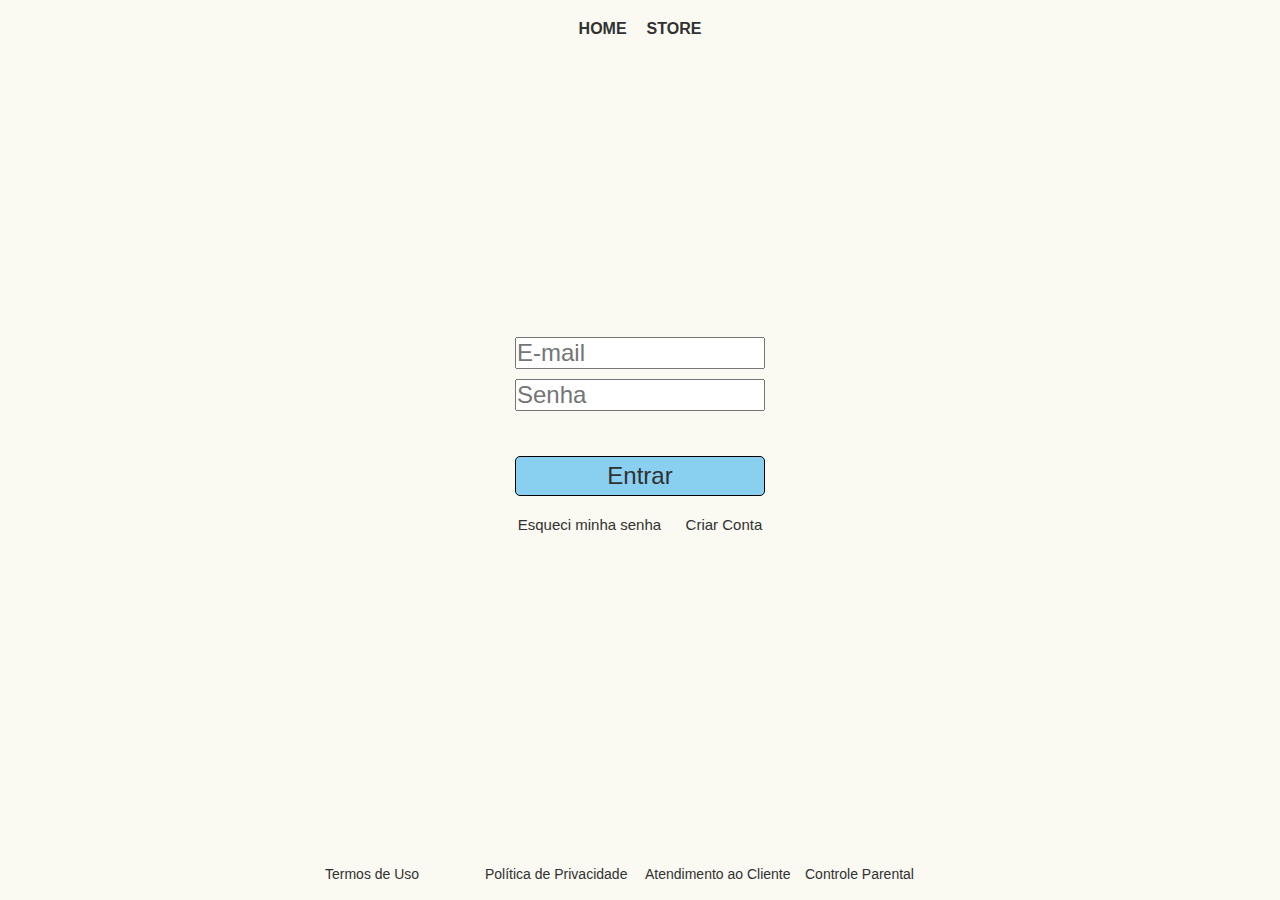
<file: pag/login.html>
<!DOCTYPE html>
<html lang="pt-br">
<head>
    <meta charset="UTF-8">
    <meta name="viewport" content="width=device-width, initial-scale=1.0">
    <title>LOG IN</title>
    <link rel="shortcut icon" href="../midia/elden-ring-favicon.png" type="image/x-icon">
    <link rel="stylesheet" href="../estilo/normalize.css">
    <link rel="stylesheet" href="../estilo/login/login.css">
</head>
<body>
    <div id="container">
        <header>
            <ul>
                <li><a href="../index.html">HOME</a></li>
                <li><a href="loja.html">STORE</a></li>
            </ul>
        </header>
        <main>
            <form action="">
                <div id="email">
                    <p>
                        <input type="email" name="email" id="email" placeholder="E-mail" required>
                    </p>
                </div>
                <div id="senha">
                    <p>
                        <input type="password" name="senha" id="senha" placeholder="Senha" required min="8">
                    </p>
                </div>
                <div id="btnEntrar">
                    <p>
                        <input type="submit" value="Entrar">
                    </p>
                </div>
                <div id="aside">
                    <p>
                        <a href="#">Esqueci minha senha</a>
                        <a href="#">Criar Conta</a>
                    </p>
                </div>
            </form>
        </main>
        <footer>
            <ul>
                <li><a href="#">Termos de Uso</a></li> 
                <li><a href="#">Política de Privacidade</a></li> 
                <li><a href="#">Atendimento ao Cliente</a></li> 
                <li><a href="#">Controle Parental</a></li>
            </ul>
        </footer>
    </div>
</body>
</html>
</file>
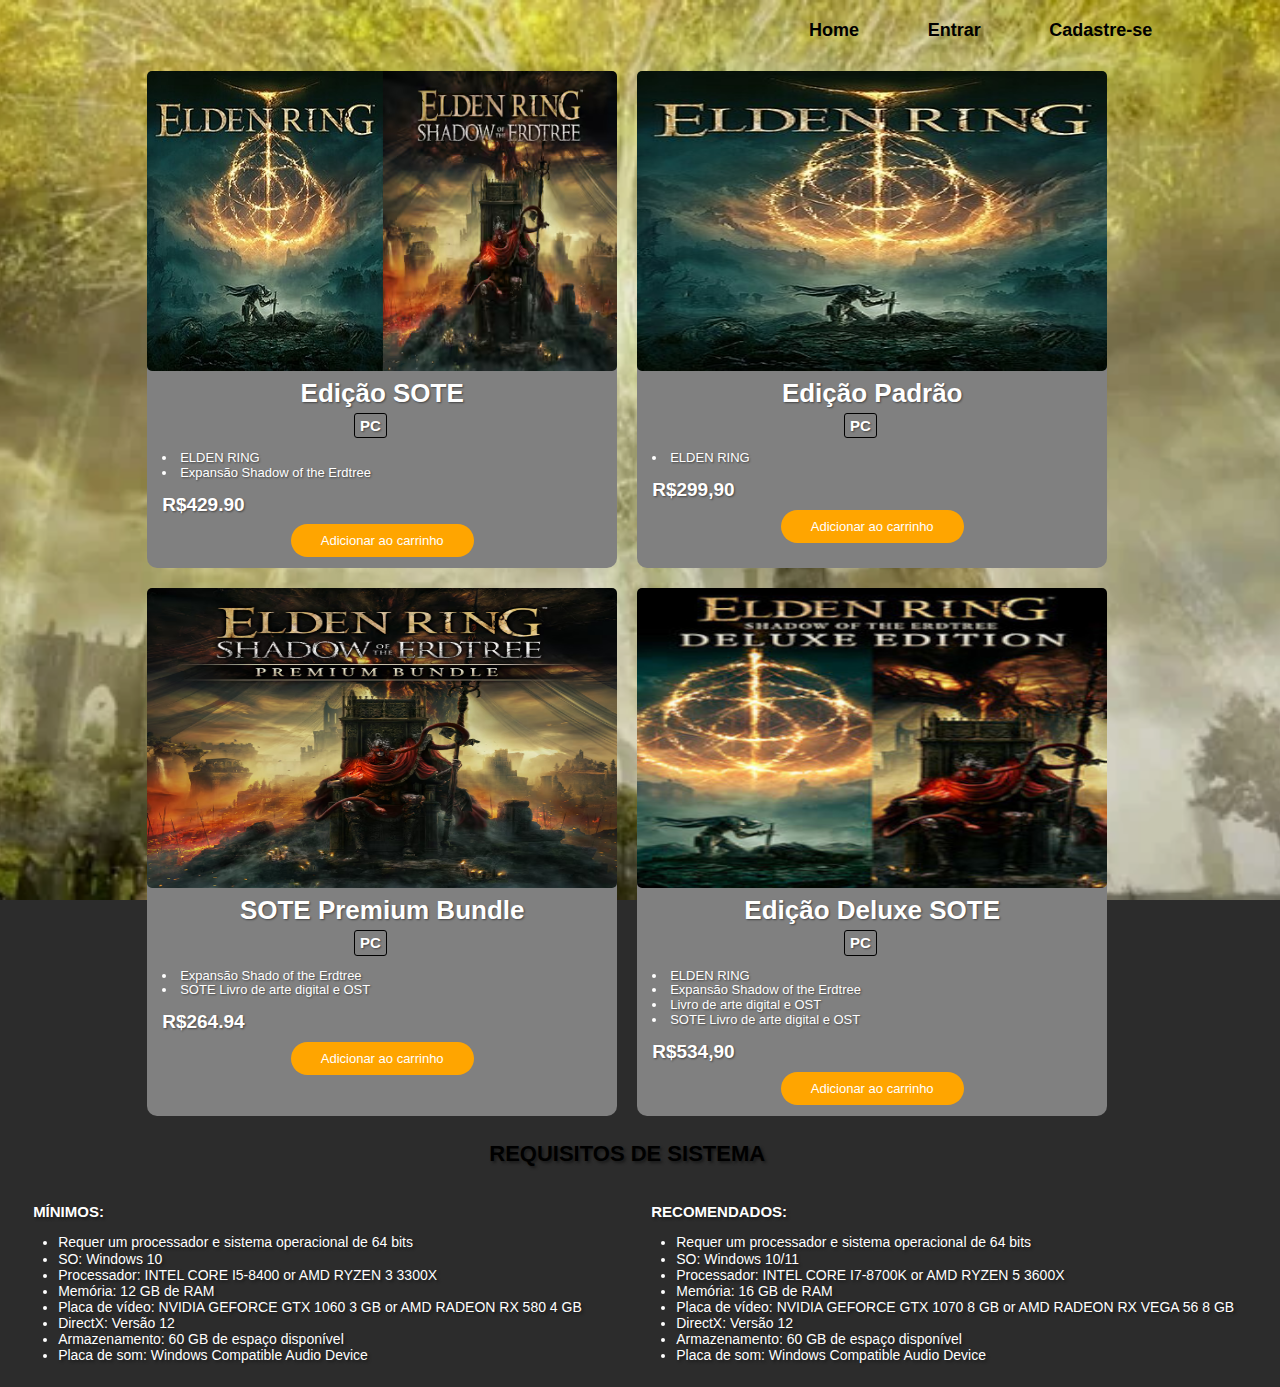
<file: pag/loja.html>
<!DOCTYPE html>
<html lang="pt-br">
  <head>
    <meta charset="UTF-8" />
    <meta name="viewport" content="width=device-width, initial-scale=1.0" />
    <title>Store</title>
    <link rel="shortcut icon" href="../midia/elden-ring-favicon.png" type="image/x-icon">
    <link rel="stylesheet" href="../estilo/normalize.css" />
    <link rel="stylesheet" href="../estilo/loja/loja.css" />
    <link rel="stylesheet" href="../estilo/loja/media-query.css" />
  </head>
  <body>
    <header>
      <nav>
        <a href="../index.html">Home</a>
        <a href="login.html">Entrar</a>
        <a href="#">Cadastre-se</a>
      </nav>
    </header>
    <main>
      <div id="container">
        <div class="produto">
          <img
            src="../midia/loja/logo-base.png"
            alt="capa jogo mais expansão"
          />
          <h1>Edição SOTE</h1>
          <h2>PC</h2>
          <ul>
            <li>ELDEN RING</li>
            <li>Expansão Shadow of the Erdtree</li>
          </ul>
          <h1 class="preco">R$429.90</h1>
          <p><a href="#">Adicionar ao carrinho</a></p>
        </div>
        <div class="produto">
          <img
            src="../midia/loja/Elden_Ring_capa.jpg"
            alt="capa do jogo base"
          />
          <h1>Edição Padrão</h1>
          <h2>PC</h2>
          <ul>
            <li>ELDEN RING</li>
          </ul>
          <h1 class="preco">R$299,90</h1>
          <p><a href="#">Adicionar ao carrinho</a></p>
        </div>
        <div class="produto">
          <img
            src="../midia/loja/a67ff2a1e39e8c7feca19876ffd27e75c9097a0153f84614.avif"
            alt="capa da expansão mais livro digital"
          />
          <h1>SOTE Premium Bundle</h1>
          <h2>PC</h2>
          <ul>
            <li>Expansão Shado of the Erdtree</li>
            <li>SOTE Livro de arte digital e OST</li>
          </ul>
          <h1 class="preco">R$264.94</h1>
          <p><a href="#">Adicionar ao carrinho</a></p>
        </div>
        <div class="produto">
          <img
            src="../midia/loja/xuqbbsw0kebdesivhnzu-pq.jpg"
            alt="capa da edição deluxe"
          />
          <h1>Edição Deluxe SOTE</h1>
          <h2>PC</h2>
          <ul>
            <li>ELDEN RING</li>
            <li>Expansão Shadow of the Erdtree</li>
            <li>Livro de arte digital e OST</li>
            <li>SOTE Livro de arte digital e OST</li>
          </ul>
          <h1 class="preco">R$534,90</h1>
          <p><a href="#">Adicionar ao carrinho</a></p>
        </div>
      </div>

      <h1>REQUISITOS DE SISTEMA</h1>
      <div id="configuracao">
        <aside id="minimo">
          <h2>MÍNIMOS:</h2>
          <ul>
            <li>Requer um processador e sistema operacional de 64 bits</li>
            <li>SO: Windows 10</li>
            <li>Processador: INTEL CORE I5-8400 or AMD RYZEN 3 3300X</li>
            <li>Memória: 12 GB de RAM</li>
            <li>
              Placa de vídeo: NVIDIA GEFORCE GTX 1060 3 GB or AMD RADEON RX 580
              4 GB
            </li>
            <li>DirectX: Versão 12</li>
            <li>Armazenamento: 60 GB de espaço disponível</li>
            <li>Placa de som: Windows Compatible Audio Device</li>
          </ul>
        </aside>
        <aside id="recomendado">
          <h2>RECOMENDADOS:</h2>
          <ul>
            <li>Requer um processador e sistema operacional de 64 bits</li>
            <li>SO: Windows 10/11</li>
            <li>Processador: INTEL CORE I7-8700K or AMD RYZEN 5 3600X</li>
            <li>Memória: 16 GB de RAM</li>
            <li>
              Placa de vídeo: NVIDIA GEFORCE GTX 1070 8 GB or AMD RADEON RX VEGA
              56 8 GB
            </li>
            <li>DirectX: Versão 12</li>
            <li>Armazenamento: 60 GB de espaço disponível</li>
            <li>Placa de som: Windows Compatible Audio Device</li>
          </ul>
        </aside>
      </div>
    </main>
    <footer></footer>
  </body>
</html>
</file>
<file: estilo/login/login.css>
* {
  margin: 0;
  padding: 0;
  box-sizing: border-box;
}

html,
body {
  width: 100vw;
  height: 100vh;
  font-family: Arial, Helvetica, sans-serif;
  background-color: rgb(250, 249, 242);
}

div#container {
  width: 100%;
  height: 100%;
  display: flex;
  flex-direction: column;
  justify-content: space-around;
  align-items: center;
}

header {
  width: 100%;
  display: flex;
  justify-content: center;
}

header > ul {
  display: flex;
  padding: 0px;
  list-style: none;
  margin: 20px 0px;
  color: white;
  font-weight: bold;
}

header > ul > li > a {
  margin: 0px 10px;
  text-decoration: none;

  color: rgb(49, 49, 49);
}

main {
  width: 100%;
  height: 100%;
  display: flex;
  justify-content: center;
}

main > form {
  width: 100%;
  height: 100%;
  display: flex;
  flex-direction: column;
  justify-content: center;
  align-items: center;
}

div#email,
div#senha {
  font-size: 24px;
}

div#email > p > input,
div#senha > p > input {
  width: 250px;
}

div#email {
  margin: 30px 0px 10px 0px;
}

div#senha {
  margin: 0px 0px 45px 0px;
}

div#btnEntrar > p > input {
  font-size: 24px;
  width: 250px;
  height: 40px;
  background-color: #89cff0;
  border: 1px solid black;
  color: rgb(49, 49, 49);
  border-radius: 5px;
  margin-bottom: 20px;
}

div#btnEntrar > p > input:hover {
  cursor: pointer;
}

div#aside {
  margin: 0px 0px 80px 0px;
}

div#aside > p > a {
  text-decoration: none;
  color: rgb(49, 49, 49);
  margin: 0px 10px;
  font-size: 15px;
}

footer > ul {
  width: 100%;
  display: flex;
  flex-flow: row wrap;
  justify-content: center;
  align-items: center;
  list-style: none;
  font-size: 14px;
  padding: 0px;
  margin-bottom: 15px;
}

footer > ul > li {
  width: 150px;
  margin: 3px 5px;
}

footer > ul > li > a {
  text-decoration: none;
  color: rgb(49, 49, 49);
}
</file>
<file: estilo/loja/loja.css>
@charset "UTF-8";

body{
    width: 94.6vw;
    height: 100vh;
    font-family: Arial, Helvetica, sans-serif;
    background: rgba(0, 0, 0, 0.829);
    color: white;
    font-size: 13px;
    background-image: url(/midia/loja/tervore.webp);
    background-repeat: no-repeat;
    background-size: cover;
    background-position: center center;
    background-attachment: fixed;
}

header{
    width: 100%;
    height: 45px;
    display: flex;
    margin: 5px 0 10px 0px;
    justify-content: center;
    align-items: center;
}

header > nav > a{
    text-decoration: none;
    font-weight: bold;
    color: black;
    margin-right: 5px;
    font-size: 14px;
    padding: 7px 10px;
    border-radius: 40px;
    transition: 1s;
}

header > nav > a:hover {
    background: rgb(143, 123, 9);
    color: white;
}

div#container{
    width: 100%;
    display: flex;
    flex-wrap: wrap;
    justify-content: center;
}

div.produto{
    width: 92%;
    margin-bottom: 5px;
    background: gray;
    border-radius: 10px;
}

div.produto:hover{
    width: 92%;
    padding: 5px;
    transition: 1s;
}

div.produto > h1 {
    margin: 4px;
    text-align: center;
    text-shadow: 1px 1px 2px rgba(0, 0, 0, 0.466);
}

div.produto > h2{
    margin: 0 44%;
    padding: 3px 5px;
    font-size: 15px;
    border: 1px solid black;
    display: inline-block;
    border-radius: 3px;
    text-shadow: 1px 1px 2px rgba(0, 0, 0, 0.466);
}

div.produto > ul{
    padding: 0;
    margin-left: 15px;
    list-style-position: inside;
    text-shadow: 1px 1px 2px rgba(0, 0, 0, 0.466);
}

div.produto > h1.preco{
    margin-left: 15px;
    text-align: start;
    text-shadow: 1px 1px 2px rgba(0, 0, 0, 0.466);
    font-size: 19px;
}

div.produto > p{
    text-align: center;
    margin: 19px;
}

div.produto > p > a{
    text-decoration: none;
    background: orange;
    padding: 9px 30px;
    border-radius: 20px;
    color: white;
    transition: 0.8s;
}

div.produto > p > a:hover{
    background: rgba(223, 20, 20, 0.925);
    font-size: 15px;
}

div#container img{
    width: 100%;
    height: 300px;
    border-radius: 5px;
}

/* Rodape*/

div#configuracao{
    font-size: 10px;
    margin: 5px 0px;
    width: 100%;
    text-shadow: 1px 0px 2px rgba(255, 255, 255, 0.425);
}

main > h1{
    text-align: center;
    font-size: 17px;
}

div#configuracao > aside{
    margin: 5px 0px;
}

div#configuracao > aside > h2 {
    text-indent: 15px;
    font-size: 12px;
}

div#configuracao > aside > ul {
    font-size: 12px;
    
}

footer{
    height: 8px;
}
</file>
<file: estilo/loja/media-query.css>
@media screen and (min-width: 640px) and (max-width: 1024px){
    html{
        transition: 0.5s;
    }
    body{
        width: 96vw;
        height: 100vh;
    }

    main{
        display: flex;
        flex-direction: column;
        flex-wrap: nowrap;
    }

    div#container{
        width: 100%;
        height: 100%;
        display: flex;
        flex-direction: row;
        justify-content: center;
        align-items: flex-start; 
    }

    div.produto{
        width: 43%;
        height: 528px;
        margin: 15px;
    }

    div.produto:hover{
        width: 44%;
        
    }
    
    main > h1{
        align-self: center;
    }

    div#configuracao{
        width: 100%;
        display: flex;
        flex-wrap: wrap;
        justify-content: center;
        align-items: stretch;
    }

    div#configuracao > aside{
        margin-left: 20px;
        width: 400px;
    }
}

@media screen and (min-width: 1025px){
    body{
        width: 98vw;
        height: 100vh;
        display: flex;
        flex-flow: column nowrap;
    }

    header{
        display: flex;
        justify-content: flex-end;
        margin: 20px 0px;
    }

    header > nav{
        margin-right: 67px;
    }

    header > nav > a{
        font-size: 18px;
        padding: 10px 30px;
    }

    main{
        width: 100%;
        display: flex;
        flex-flow: column wrap;
    }

    main#container{
        display: flex;
        flex-flow: row wrap;
    }

    div.produto{
        width: 470px;
        margin: 10px;
        transition: 1s;
    }

    div.produto:hover{
        width: 480px;
        margin: 0px;
    }

    main > h1{
        font-size: 22px;
        color: black;
        text-shadow: 2px 2px 3px rgba(0, 0, 0, 0.418);
    }

    div#configuracao{
        display: flex;
        flex-flow: row wrap;
        justify-content: space-evenly;
    }

    div#configuracao > aside > h2{
        width: 600px;
        font-size: 15px;
        color: white;
        text-shadow: 2px 2px 3px rgba(0, 0, 0, 0.418);
    }

    div#configuracao > aside > ul{
        font-size: 14px;
        text-shadow: 2px 2px 3px rgba(0, 0, 0, 0.418);
        text-align: justify;
    }
    
    footer{
        display: none;
    }
}
</file>
